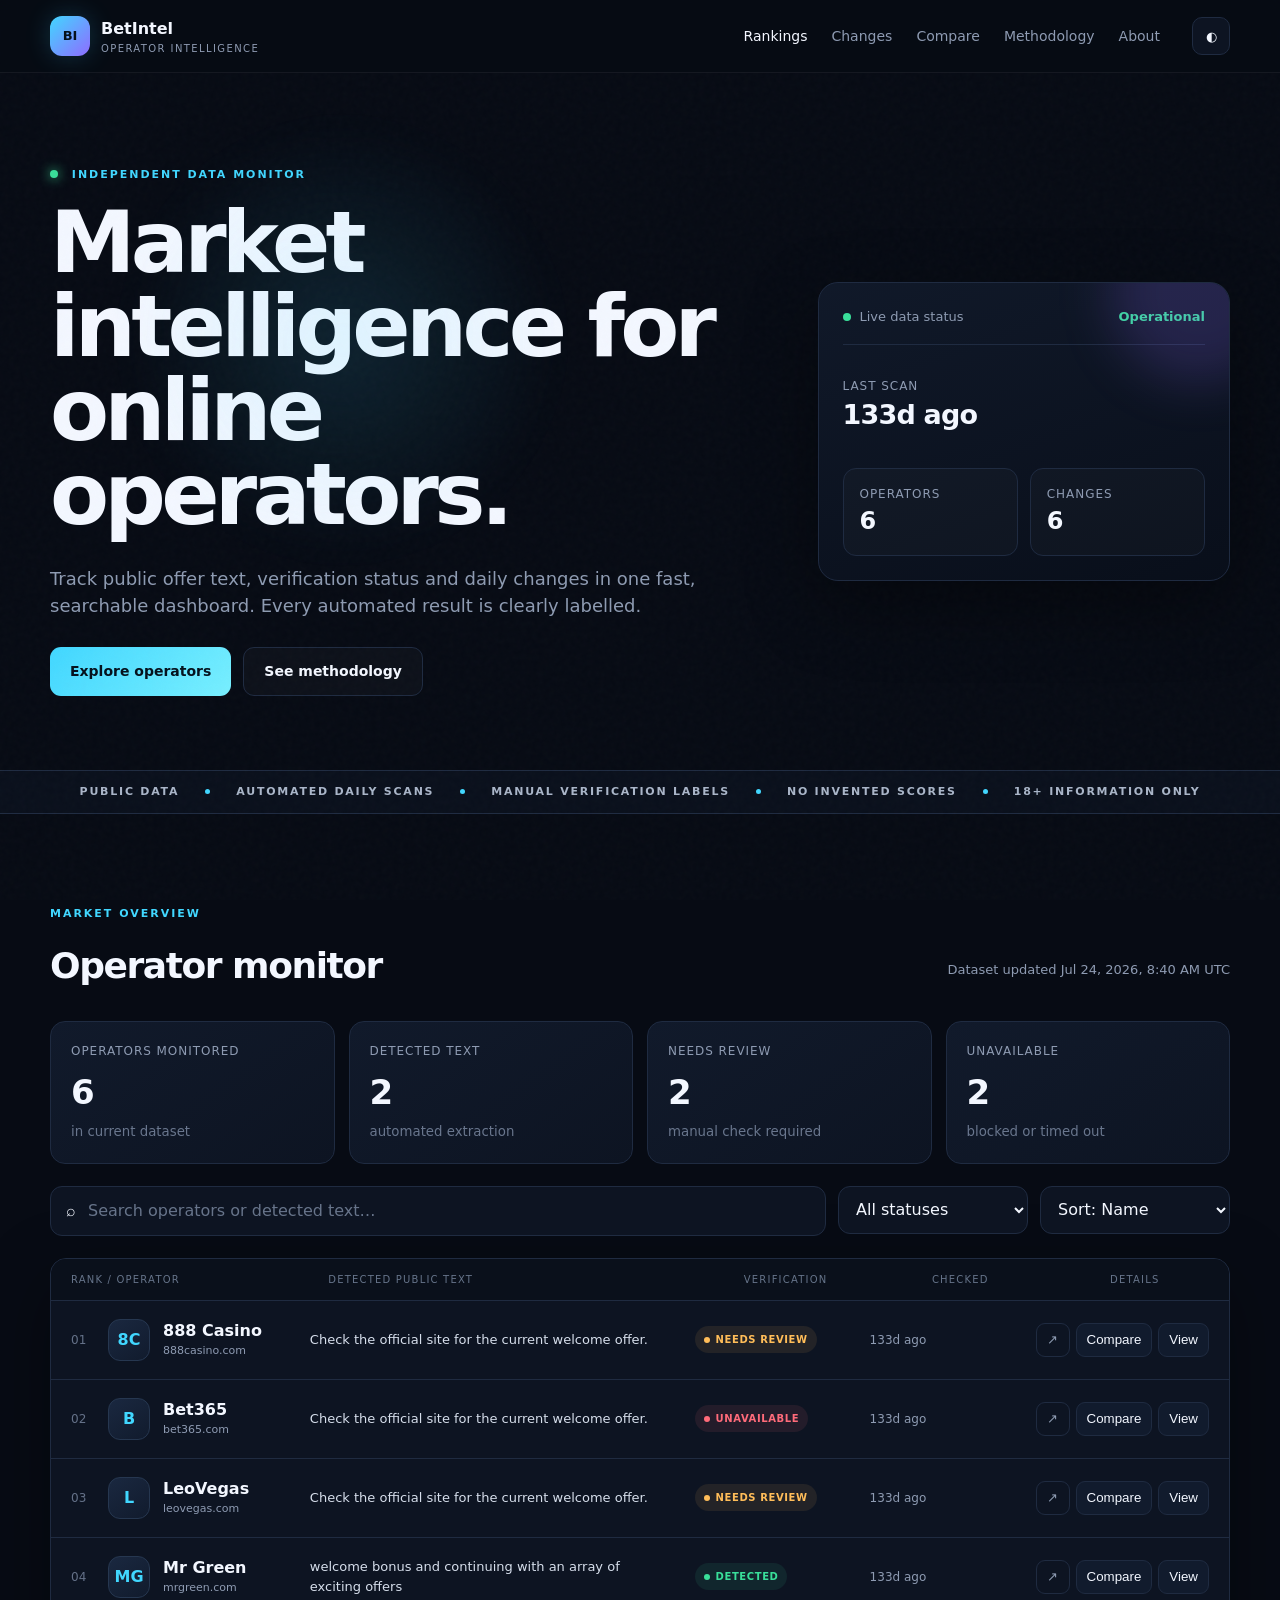
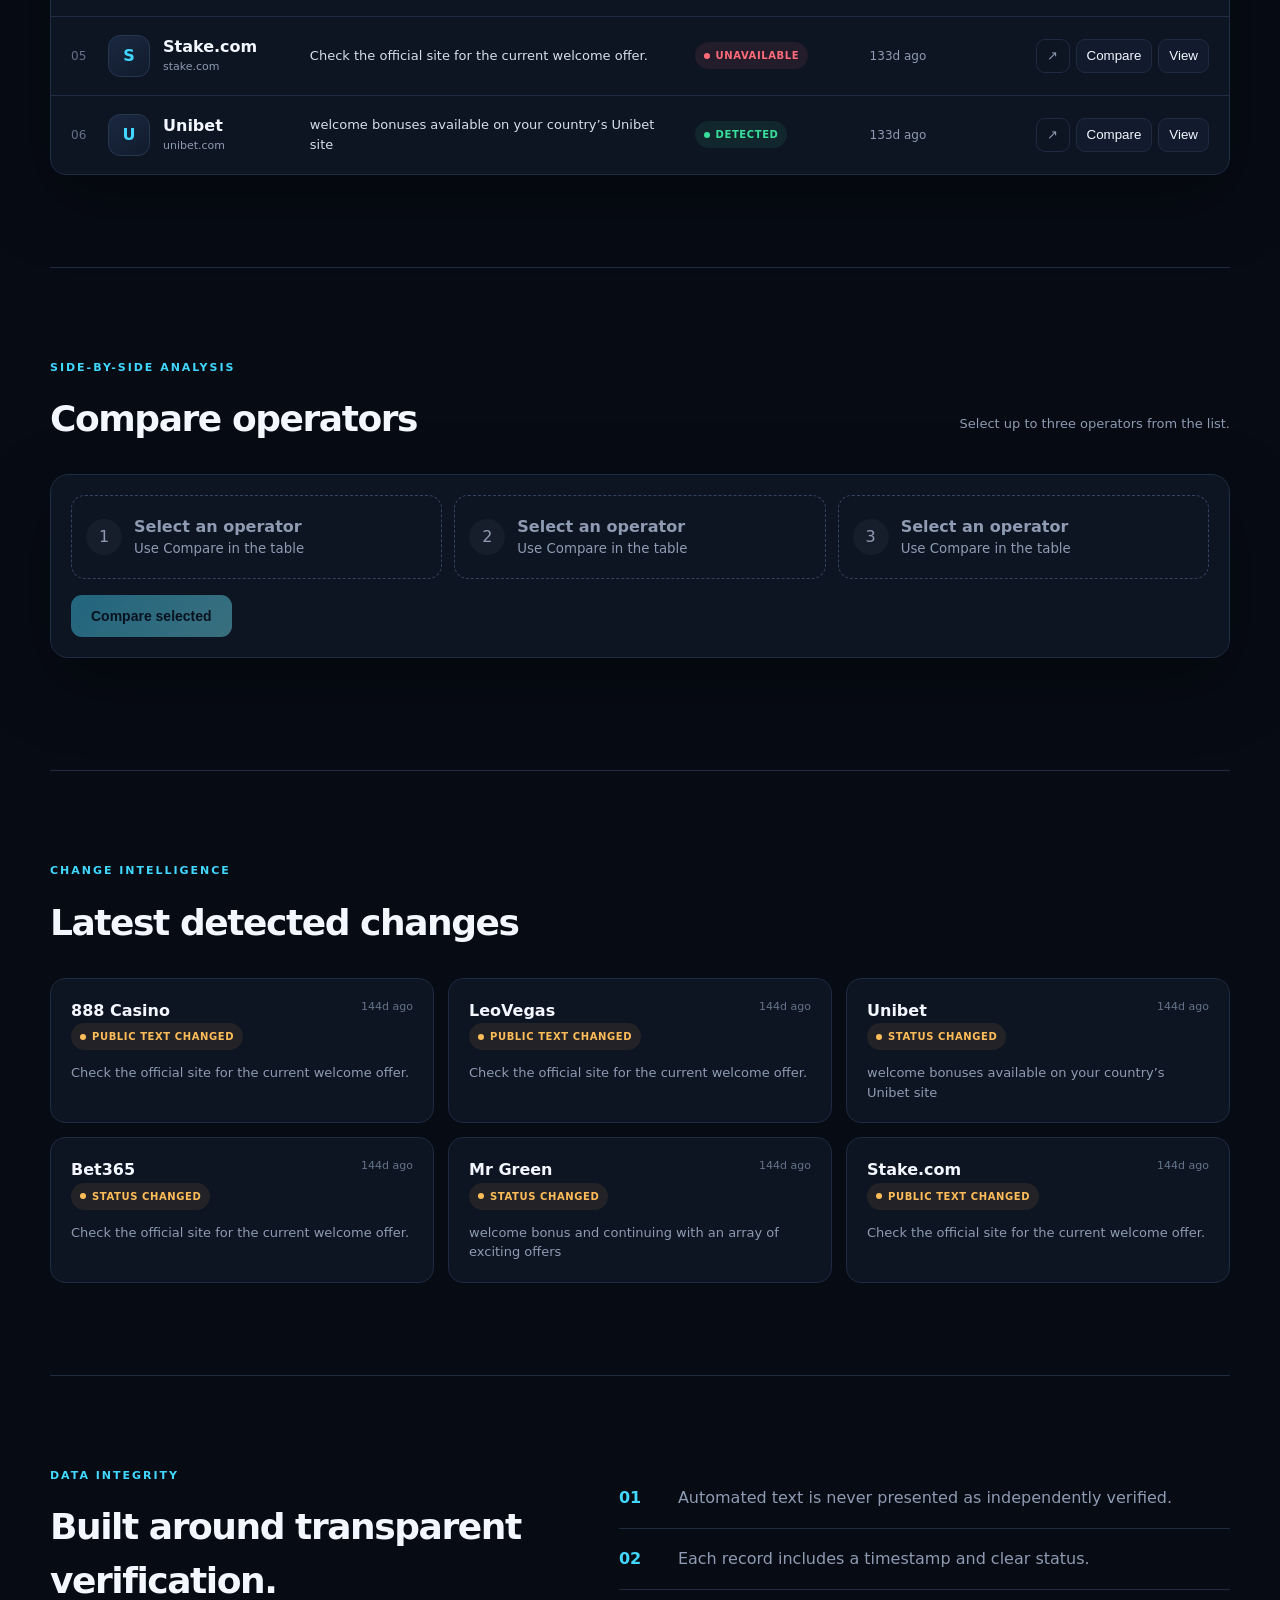
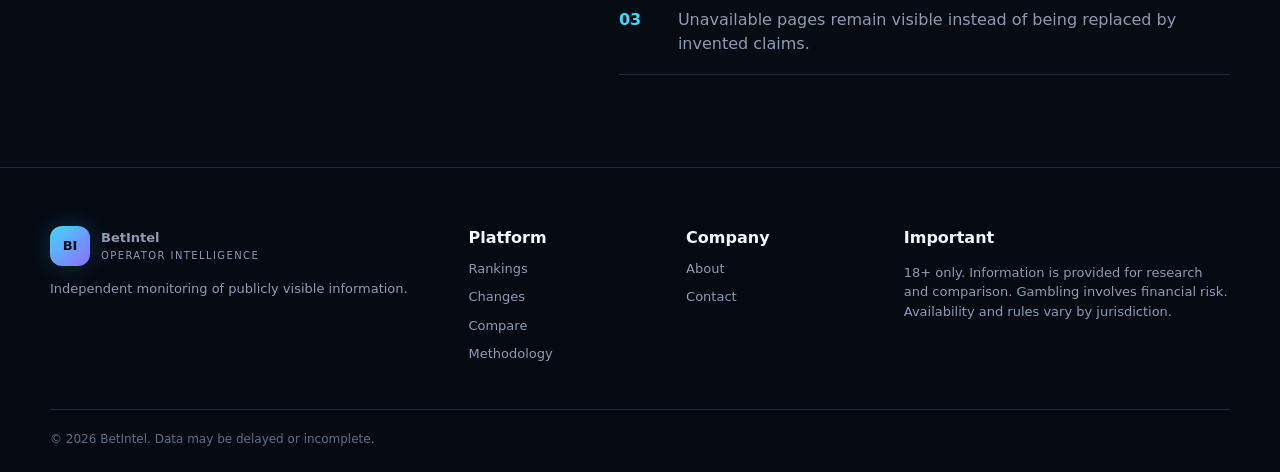
<file: index.html>
<!doctype html>
<html lang="en">
<head>
  <meta charset="utf-8">
  <meta name="viewport" content="width=device-width,initial-scale=1">
  <meta name="description" content="BetIntel is an independent data dashboard monitoring publicly visible operator information, verification status and changes.">
  <meta name="theme-color" content="#070b14">
  <title>BetIntel — Operator Intelligence</title>
  <link rel="icon" href="assets/favicon.svg" type="image/svg+xml">
  <link rel="stylesheet" href="styles.css">
  <script src="app.js" defer></script>
</head>
<body>
  <div class="noise" aria-hidden="true"></div>
  <header class="topbar">
    <a class="brand" href="#top" aria-label="BetIntel home">
      <span class="brand-mark">BI</span>
      <span><strong>BetIntel</strong><small>Operator Intelligence</small></span>
    </a>
    <nav class="topnav" aria-label="Primary navigation">
      <a class="active" href="#rankings">Rankings</a>
      <a href="#changes">Changes</a>
      <a href="#compare">Compare</a>
      <a href="methodology.html">Methodology</a>
      <a href="about.html">About</a>
    </nav>
    <button id="theme-toggle" class="icon-button" type="button" aria-label="Toggle theme">◐</button>
  </header>

  <main id="top">
    <section class="hero wrap">
      <div class="hero-copy">
        <p class="kicker"><span></span> INDEPENDENT DATA MONITOR</p>
        <h1>Market intelligence for online operators.</h1>
        <p>Track public offer text, verification status and daily changes in one fast, searchable dashboard. Every automated result is clearly labelled.</p>
        <div class="hero-actions">
          <a class="primary-button" href="#rankings">Explore operators</a>
          <a class="secondary-button" href="methodology.html">See methodology</a>
        </div>
      </div>
      <div class="hero-panel">
        <div class="pulse-row"><span class="pulse"></span><span>Live data status</span><strong id="system-status">Loading</strong></div>
        <div class="big-stat"><span>Last scan</span><strong id="hero-updated">—</strong></div>
        <div class="mini-grid">
          <div><span>Operators</span><strong id="hero-operators">0</strong></div>
          <div><span>Changes</span><strong id="hero-changes">0</strong></div>
        </div>
      </div>
    </section>

    <section class="ticker" aria-label="Platform status">
      <div class="ticker-track">
        <span>PUBLIC DATA</span><i></i><span>AUTOMATED DAILY SCANS</span><i></i><span>MANUAL VERIFICATION LABELS</span><i></i><span>NO INVENTED SCORES</span><i></i><span>18+ INFORMATION ONLY</span>
      </div>
    </section>

    <section class="wrap dashboard" id="rankings">
      <div class="section-heading">
        <div><p class="kicker">MARKET OVERVIEW</p><h2>Operator monitor</h2></div>
        <p id="last-updated" class="update-label">Loading latest dataset…</p>
      </div>

      <div class="metric-grid">
        <article class="metric"><span>Operators monitored</span><strong id="metric-total">0</strong><small>in current dataset</small></article>
        <article class="metric"><span>Detected text</span><strong id="metric-detected">0</strong><small>automated extraction</small></article>
        <article class="metric"><span>Needs review</span><strong id="metric-review">0</strong><small>manual check required</small></article>
        <article class="metric"><span>Unavailable</span><strong id="metric-unavailable">0</strong><small>blocked or timed out</small></article>
      </div>

      <div class="controls">
        <label class="search-box"><span>⌕</span><input id="search-input" type="search" placeholder="Search operators or detected text…" autocomplete="off"></label>
        <select id="status-filter" aria-label="Filter by status">
          <option value="all">All statuses</option>
          <option value="scraped">Detected</option>
          <option value="needs-review">Needs review</option>
          <option value="unavailable">Unavailable</option>
        </select>
        <select id="sort-select" aria-label="Sort operators">
          <option value="name">Sort: Name</option>
          <option value="status">Sort: Status</option>
          <option value="recent">Sort: Most recent</option>
        </select>
      </div>

      <div class="table-shell">
        <div class="table-head">
          <span>Rank / Operator</span><span>Detected public text</span><span>Verification</span><span>Checked</span><span>Details</span>
        </div>
        <div id="operator-list" class="operator-list" aria-live="polite"></div>
        <div id="empty-state" class="empty-state" hidden><strong>No matching operators</strong><span>Try a different search or filter.</span></div>
      </div>
    </section>

    <section class="wrap compare-section" id="compare">
      <div class="section-heading">
        <div><p class="kicker">SIDE-BY-SIDE ANALYSIS</p><h2>Compare operators</h2></div>
        <p class="update-label">Select up to three operators from the list.</p>
      </div>
      <div class="compare-builder">
        <div id="compare-slots" class="compare-slots"></div>
        <button id="compare-button" class="primary-button compare-action" type="button" disabled>Compare selected</button>
      </div>
      <div id="compare-result" class="compare-result" aria-live="polite"></div>
    </section>

    <section class="wrap change-section" id="changes">
      <div class="section-heading"><div><p class="kicker">CHANGE INTELLIGENCE</p><h2>Latest detected changes</h2></div></div>
      <div id="change-list" class="change-grid"></div>
    </section>

    <section class="wrap trust-strip">
      <div><p class="kicker">DATA INTEGRITY</p><h2>Built around transparent verification.</h2></div>
      <div class="trust-points">
        <p><strong>01</strong><span>Automated text is never presented as independently verified.</span></p>
        <p><strong>02</strong><span>Each record includes a timestamp and clear status.</span></p>
        <p><strong>03</strong><span>Unavailable pages remain visible instead of being replaced by invented claims.</span></p>
      </div>
    </section>
  </main>

  <footer>
    <div class="wrap footer-grid">
      <div><a class="brand footer-brand" href="#top"><span class="brand-mark">BI</span><span><strong>BetIntel</strong><small>Operator Intelligence</small></span></a><p>Independent monitoring of publicly visible information.</p></div>
      <div><strong>Platform</strong><a href="#rankings">Rankings</a><a href="#changes">Changes</a>
      <a href="#compare">Compare</a><a href="methodology.html">Methodology</a></div>
      <div><strong>Company</strong><a href="about.html">About</a><a href="contact.html">Contact</a></div>
      <div class="legal"><strong>Important</strong><p>18+ only. Information is provided for research and comparison. Gambling involves financial risk. Availability and rules vary by jurisdiction.</p></div>
    </div>
    <div class="wrap copyright">© <span id="year"></span> BetIntel. Data may be delayed or incomplete.</div>
  </footer>

  <dialog id="history-dialog">
    <button id="history-close" class="dialog-close" aria-label="Close">×</button>
    <div id="history-content"></div>
  </dialog>

  <dialog id="detail-dialog">
    <button id="dialog-close" class="dialog-close" aria-label="Close">×</button>
    <div id="dialog-content"></div>
  </dialog>
</body>
</html>
</file>
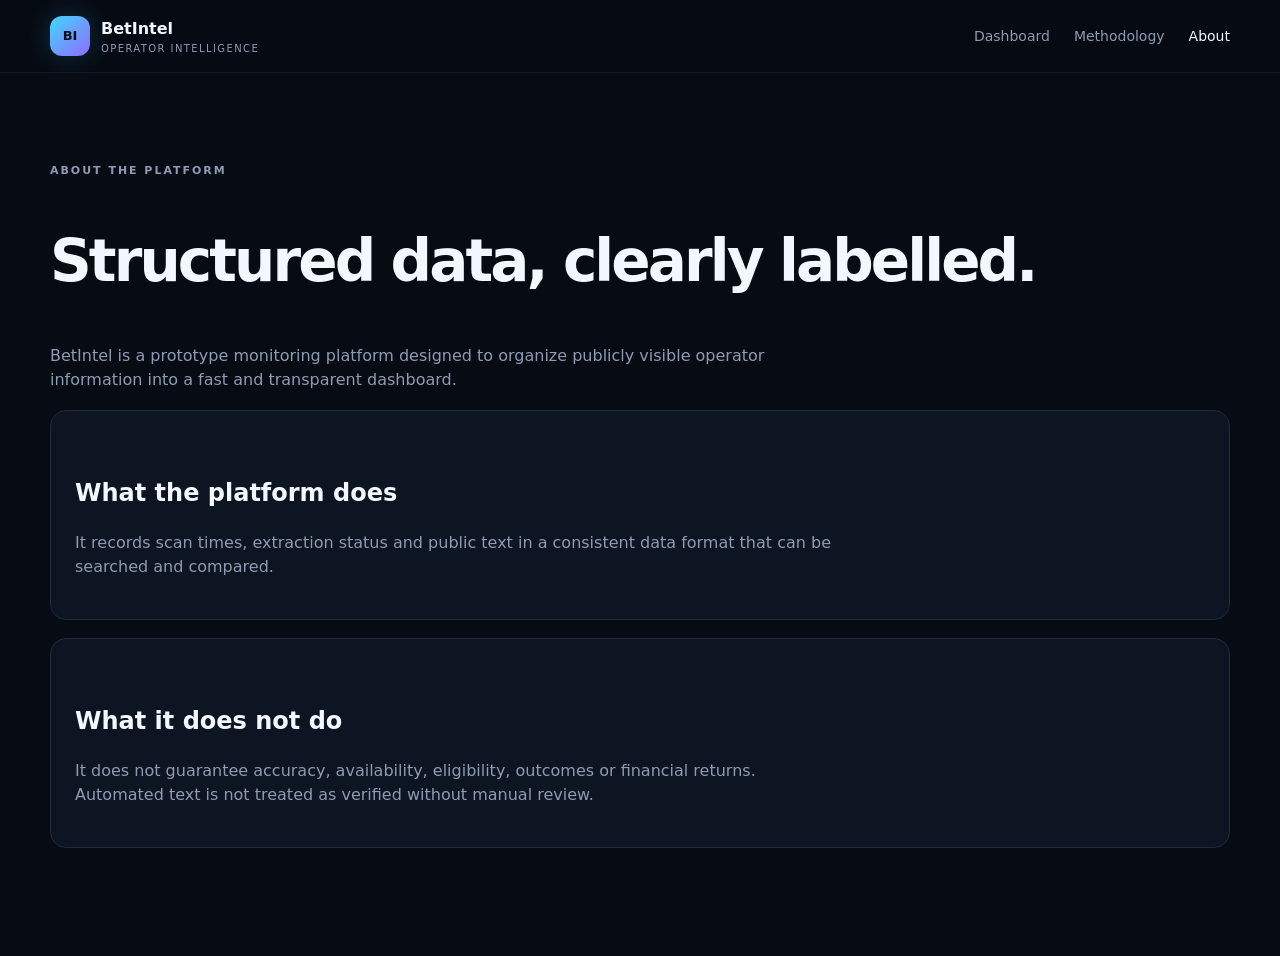
<file: about.html>
<!doctype html><html lang="en"><head><meta charset="utf-8"><meta name="viewport" content="width=device-width,initial-scale=1"><title>About — BetIntel</title><link rel="icon" href="assets/favicon.svg"><link rel="stylesheet" href="styles.css"></head><body><header class="topbar"><a class="brand" href="index.html"><span class="brand-mark">BI</span><span><strong>BetIntel</strong><small>Operator Intelligence</small></span></a><nav class="topnav"><a href="index.html">Dashboard</a><a href="methodology.html">Methodology</a><a class="active" href="about.html">About</a></nav></header><main class="wrap static-page"><p class="kicker">ABOUT THE PLATFORM</p><h1>Structured data, clearly labelled.</h1><p>BetIntel is a prototype monitoring platform designed to organize publicly visible operator information into a fast and transparent dashboard.</p><div class="static-card"><h2>What the platform does</h2><p>It records scan times, extraction status and public text in a consistent data format that can be searched and compared.</p></div><div class="static-card"><h2>What it does not do</h2><p>It does not guarantee accuracy, availability, eligibility, outcomes or financial returns. Automated text is not treated as verified without manual review.</p></div></main></body></html>
</file>
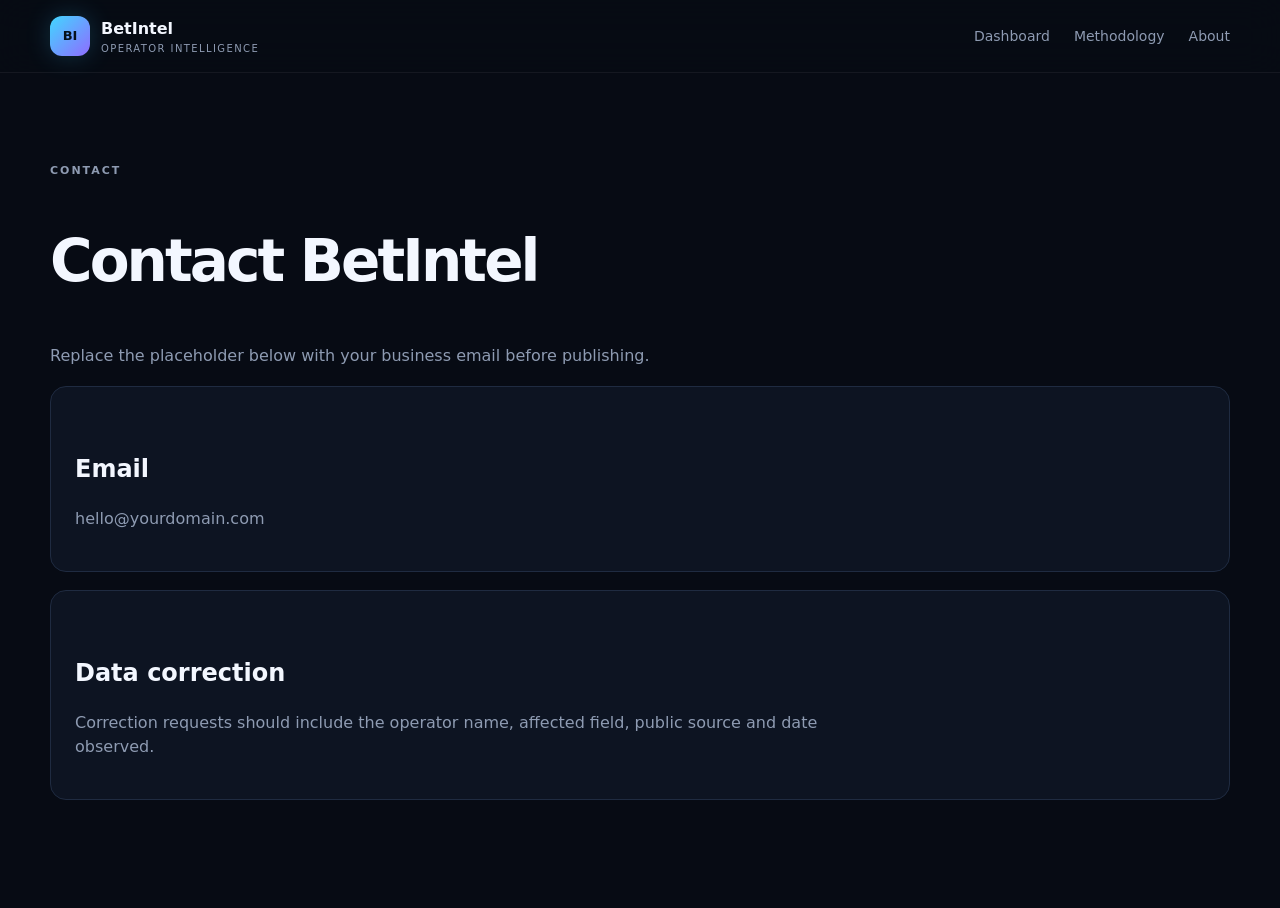
<file: contact.html>
<!doctype html><html lang="en"><head><meta charset="utf-8"><meta name="viewport" content="width=device-width,initial-scale=1"><title>Contact — BetIntel</title><link rel="icon" href="assets/favicon.svg"><link rel="stylesheet" href="styles.css"></head><body><header class="topbar"><a class="brand" href="index.html"><span class="brand-mark">BI</span><span><strong>BetIntel</strong><small>Operator Intelligence</small></span></a><nav class="topnav"><a href="index.html">Dashboard</a><a href="methodology.html">Methodology</a><a href="about.html">About</a></nav></header><main class="wrap static-page"><p class="kicker">CONTACT</p><h1>Contact BetIntel</h1><p>Replace the placeholder below with your business email before publishing.</p><div class="static-card"><h2>Email</h2><p>hello@yourdomain.com</p></div><div class="static-card"><h2>Data correction</h2><p>Correction requests should include the operator name, affected field, public source and date observed.</p></div></main></body></html>
</file>
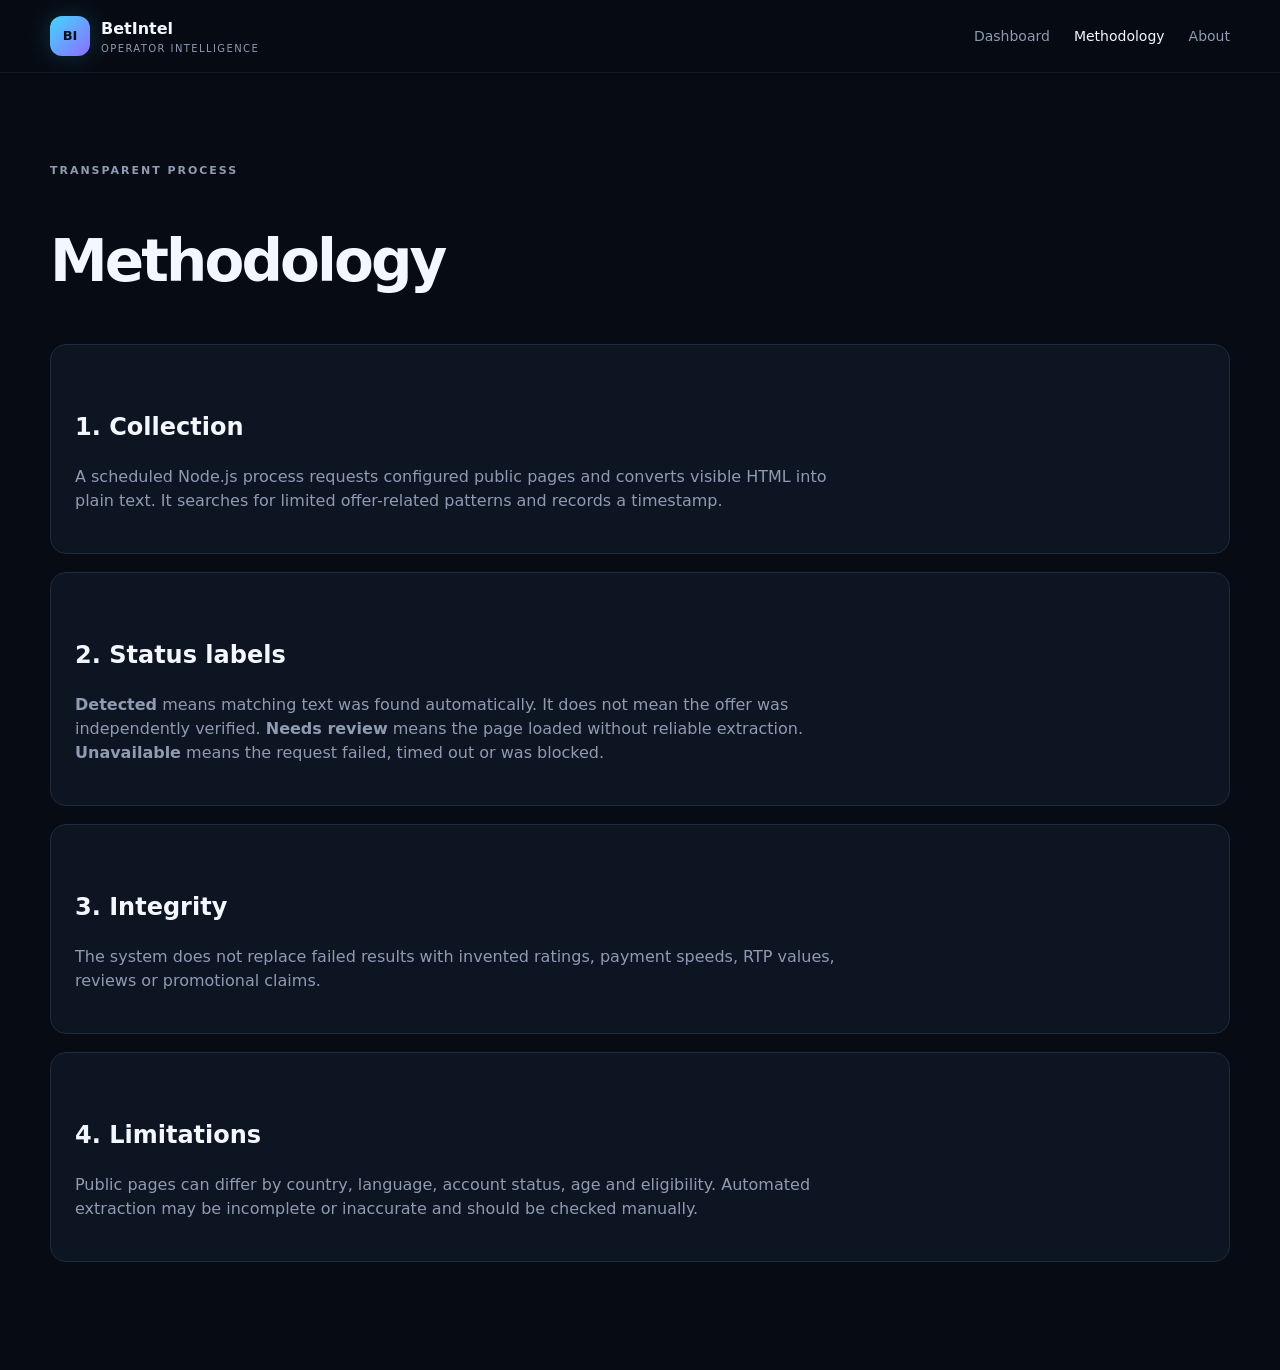
<file: methodology.html>
<!doctype html><html lang="en"><head><meta charset="utf-8"><meta name="viewport" content="width=device-width,initial-scale=1"><title>Methodology — BetIntel</title><link rel="icon" href="assets/favicon.svg"><link rel="stylesheet" href="styles.css"></head><body><header class="topbar"><a class="brand" href="index.html"><span class="brand-mark">BI</span><span><strong>BetIntel</strong><small>Operator Intelligence</small></span></a><nav class="topnav"><a href="index.html">Dashboard</a><a class="active" href="methodology.html">Methodology</a><a href="about.html">About</a></nav></header><main class="wrap static-page"><p class="kicker">TRANSPARENT PROCESS</p><h1>Methodology</h1><div class="static-card"><h2>1. Collection</h2><p>A scheduled Node.js process requests configured public pages and converts visible HTML into plain text. It searches for limited offer-related patterns and records a timestamp.</p></div><div class="static-card"><h2>2. Status labels</h2><p><strong>Detected</strong> means matching text was found automatically. It does not mean the offer was independently verified. <strong>Needs review</strong> means the page loaded without reliable extraction. <strong>Unavailable</strong> means the request failed, timed out or was blocked.</p></div><div class="static-card"><h2>3. Integrity</h2><p>The system does not replace failed results with invented ratings, payment speeds, RTP values, reviews or promotional claims.</p></div><div class="static-card"><h2>4. Limitations</h2><p>Public pages can differ by country, language, account status, age and eligibility. Automated extraction may be incomplete or inaccurate and should be checked manually.</p></div></main></body></html>
</file>
<file: styles.css>
:root{--bg:#070b14;--panel:#0d1422;--panel2:#111a2b;--line:#1f2b41;--text:#f3f7ff;--muted:#8e9bb2;--blue:#41d7ff;--violet:#8f6cff;--green:#39df9a;--amber:#ffbd59;--red:#ff6b7a;--shadow:0 24px 70px rgba(0,0,0,.35)}
*{box-sizing:border-box}html{scroll-behavior:smooth}body{margin:0;background:var(--bg);color:var(--text);font-family:Inter,ui-sans-serif,system-ui,-apple-system,BlinkMacSystemFont,"Segoe UI",sans-serif;line-height:1.5}.noise{position:fixed;inset:0;pointer-events:none;opacity:.035;background-image:url("data:image/svg+xml,%3Csvg viewBox='0 0 180 180' xmlns='http://www.w3.org/2000/svg'%3E%3Cfilter id='n'%3E%3CfeTurbulence type='fractalNoise' baseFrequency='.9' numOctaves='4' stitchTiles='stitch'/%3E%3C/filter%3E%3Crect width='100%25' height='100%25' filter='url(%23n)' opacity='.65'/%3E%3C/svg%3E")}.wrap{width:min(1180px,calc(100% - 40px));margin-inline:auto}.topbar{position:sticky;top:0;z-index:20;display:flex;align-items:center;gap:32px;padding:16px max(20px,calc((100% - 1180px)/2));background:rgba(7,11,20,.82);backdrop-filter:blur(18px);border-bottom:1px solid rgba(255,255,255,.06)}.brand{display:flex;align-items:center;gap:11px;color:var(--text);text-decoration:none;min-width:max-content}.brand-mark{display:grid;place-items:center;width:40px;height:40px;border-radius:12px;background:linear-gradient(135deg,var(--blue),var(--violet));color:#06101b;font-size:13px;font-weight:900;box-shadow:0 0 26px rgba(65,215,255,.2)}.brand strong,.brand small{display:block}.brand small{font-size:10px;letter-spacing:.14em;text-transform:uppercase;color:var(--muted)}.topnav{display:flex;gap:24px;margin-left:auto}.topnav a{color:var(--muted);text-decoration:none;font-size:14px}.topnav a:hover,.topnav a.active{color:var(--text)}.icon-button{border:1px solid var(--line);color:var(--text);background:var(--panel);width:38px;height:38px;border-radius:10px;cursor:pointer}.hero{min-height:610px;display:grid;grid-template-columns:1.25fr .75fr;gap:80px;align-items:center;padding-block:94px 74px}.hero:before{content:"";position:absolute;left:8%;top:100px;width:480px;height:480px;border-radius:50%;background:radial-gradient(circle,rgba(65,215,255,.12),transparent 65%);filter:blur(16px);pointer-events:none}.kicker{font-size:11px;letter-spacing:.18em;font-weight:800;color:var(--blue);margin:0 0 16px}.kicker span{display:inline-block;width:8px;height:8px;border-radius:50%;background:var(--green);box-shadow:0 0 12px var(--green);margin-right:8px}.hero h1{font-size:clamp(48px,7vw,86px);line-height:.98;letter-spacing:-.055em;margin:0;max-width:850px}.hero-copy>p:not(.kicker){font-size:18px;color:var(--muted);max-width:680px;margin:28px 0}.hero-actions{display:flex;gap:12px}.primary-button,.secondary-button{display:inline-flex;align-items:center;justify-content:center;padding:13px 20px;border-radius:11px;text-decoration:none;font-weight:750;font-size:14px}.primary-button{background:linear-gradient(135deg,var(--blue),#78efff);color:#04111d}.secondary-button{border:1px solid var(--line);color:var(--text);background:rgba(255,255,255,.025)}.hero-panel{position:relative;padding:24px;border:1px solid var(--line);border-radius:20px;background:linear-gradient(160deg,rgba(17,26,43,.96),rgba(9,15,27,.96));box-shadow:var(--shadow);overflow:hidden}.hero-panel:after{content:"";position:absolute;width:180px;height:180px;border-radius:50%;right:-60px;top:-80px;background:rgba(143,108,255,.18);filter:blur(25px)}.pulse-row{display:flex;align-items:center;gap:9px;color:var(--muted);font-size:13px;border-bottom:1px solid var(--line);padding-bottom:18px}.pulse-row strong{margin-left:auto;color:var(--green)}.pulse{width:8px;height:8px;border-radius:50%;background:var(--green);box-shadow:0 0 0 0 rgba(57,223,154,.5);animation:pulse 2s infinite}@keyframes pulse{70%{box-shadow:0 0 0 9px rgba(57,223,154,0)}}.big-stat{padding:32px 0}.big-stat span,.mini-grid span,.metric span{display:block;color:var(--muted);font-size:12px;text-transform:uppercase;letter-spacing:.08em}.big-stat strong{font-size:27px;letter-spacing:-.03em}.mini-grid{display:grid;grid-template-columns:1fr 1fr;gap:12px}.mini-grid div{padding:16px;border:1px solid var(--line);border-radius:13px;background:rgba(255,255,255,.02)}.mini-grid strong{font-size:24px}.ticker{border-block:1px solid var(--line);overflow:hidden;background:#0a101c}.ticker-track{display:flex;align-items:center;justify-content:center;gap:26px;min-width:max-content;padding:13px 24px;color:#aab6c9;font-size:11px;font-weight:800;letter-spacing:.16em}.ticker i{width:5px;height:5px;border-radius:50%;background:var(--blue)}.dashboard,.change-section,.trust-strip{padding-block:92px}.section-heading{display:flex;align-items:end;justify-content:space-between;gap:24px;margin-bottom:28px}.section-heading h2,.trust-strip h2{font-size:36px;letter-spacing:-.04em;margin:0}.update-label{color:var(--muted);font-size:13px}.metric-grid{display:grid;grid-template-columns:repeat(4,1fr);gap:14px;margin-bottom:20px}.metric{padding:20px;border:1px solid var(--line);border-radius:15px;background:linear-gradient(145deg,var(--panel2),var(--panel))}.metric strong{display:block;font-size:34px;margin:7px 0 1px}.metric small{color:#69768d}.controls{display:grid;grid-template-columns:1fr 190px 190px;gap:12px;margin:22px 0}.search-box{display:flex;align-items:center;gap:10px;padding:0 15px;border:1px solid var(--line);border-radius:12px;background:var(--panel)}.search-box input,select{width:100%;height:48px;border:0;outline:0;background:transparent;color:var(--text);font:inherit}.search-box input::placeholder{color:#67748a}select{padding:0 13px;border:1px solid var(--line);border-radius:12px;background:var(--panel)}select option{background:var(--panel)}.table-shell{border:1px solid var(--line);border-radius:16px;overflow:hidden;background:var(--panel);box-shadow:var(--shadow)}.table-head,.operator-row{display:grid;grid-template-columns:1.2fr 2fr .85fr .8fr .5fr;gap:20px;align-items:center}.table-head{padding:13px 20px;background:#0a101b;color:#66748a;font-size:10px;text-transform:uppercase;letter-spacing:.12em}.operator-row{padding:18px 20px;border-top:1px solid var(--line);transition:.18s}.operator-row:hover{background:rgba(65,215,255,.025)}.operator-name{display:flex;align-items:center;gap:13px}.rank{color:#647188;font-size:12px;width:24px}.avatar{display:grid;place-items:center;width:42px;height:42px;border-radius:12px;background:linear-gradient(145deg,#1a2840,#111b2d);border:1px solid #263750;font-weight:850;color:var(--blue)}.operator-name strong,.operator-name small{display:block}.operator-name small{color:var(--muted);font-size:11px}.offer-text{color:#d6deeb;font-size:13px}.badge{display:inline-flex;align-items:center;gap:6px;width:max-content;padding:6px 9px;border-radius:99px;font-size:10px;font-weight:850;text-transform:uppercase;letter-spacing:.06em}.badge:before{content:"";width:6px;height:6px;border-radius:50%;background:currentColor}.badge.scraped{color:var(--green);background:rgba(57,223,154,.09)}.badge.needs-review{color:var(--amber);background:rgba(255,189,89,.09)}.badge.unavailable{color:var(--red);background:rgba(255,107,122,.09)}.checked{font-size:12px;color:var(--muted)}.detail-button{border:1px solid var(--line);background:#111b2d;color:var(--text);padding:8px 10px;border-radius:9px;cursor:pointer}.empty-state{padding:50px;text-align:center}.empty-state strong,.empty-state span{display:block}.empty-state span{color:var(--muted)}.change-section{border-top:1px solid var(--line)}.change-grid{display:grid;grid-template-columns:repeat(3,1fr);gap:14px}.change-card{padding:20px;border:1px solid var(--line);border-radius:15px;background:var(--panel)}.change-card .change-top{display:flex;justify-content:space-between;gap:20px}.change-card p{color:var(--muted);font-size:13px;margin-bottom:0}.change-card time{color:#65738a;font-size:11px}.trust-strip{display:grid;grid-template-columns:1fr 1.25fr;gap:80px;border-top:1px solid var(--line)}.trust-points p{display:grid;grid-template-columns:44px 1fr;gap:15px;margin:0;padding:18px 0;border-bottom:1px solid var(--line)}.trust-points strong{color:var(--blue)}.trust-points span{color:var(--muted)}footer{border-top:1px solid var(--line);background:#050912;padding:58px 0 24px}.footer-grid{display:grid;grid-template-columns:1.5fr .7fr .7fr 1.3fr;gap:42px}.footer-grid>div>a:not(.brand),.footer-grid>div>strong{display:block;margin-bottom:9px}.footer-grid a{color:var(--muted);text-decoration:none;font-size:13px}.footer-grid p{color:var(--muted);font-size:13px}.copyright{border-top:1px solid var(--line);margin-top:36px;padding-top:20px;color:#5f6d83;font-size:12px}dialog{width:min(620px,calc(100% - 28px));border:1px solid var(--line);border-radius:18px;background:var(--panel);color:var(--text);padding:28px;box-shadow:0 30px 100px #000}dialog::backdrop{background:rgba(2,5,10,.76);backdrop-filter:blur(7px)}.dialog-close{float:right;border:0;background:transparent;color:var(--muted);font-size:28px;cursor:pointer}.dialog-grid{display:grid;grid-template-columns:1fr 1fr;gap:12px;margin-top:20px}.dialog-field{padding:14px;border:1px solid var(--line);border-radius:12px}.dialog-field span,.dialog-field strong{display:block}.dialog-field span{font-size:10px;text-transform:uppercase;color:var(--muted);letter-spacing:.08em}.dialog-offer{padding:18px;border-radius:13px;background:#09111f;border:1px solid var(--line);margin-top:18px;color:#dce5f4}.static-page{padding:90px 0;min-height:70vh}.static-page h1{font-size:58px;letter-spacing:-.05em}.static-page h2{margin-top:40px}.static-page p,.static-page li{color:var(--muted);max-width:760px}.static-card{padding:24px;border:1px solid var(--line);border-radius:16px;background:var(--panel);margin:18px 0}
body.light{--bg:#f4f7fb;--panel:#fff;--panel2:#f9fbfe;--line:#dce3ed;--text:#101827;--muted:#647087;--shadow:0 24px 70px rgba(40,55,80,.12)}body.light .topbar{background:rgba(244,247,251,.84)}body.light footer{background:#eef2f8}body.light .table-head,body.light .ticker{background:#eef3f9}body.light .offer-text{color:#29364a}
@media(max-width:900px){.topnav{display:none}.hero{grid-template-columns:1fr;gap:40px;min-height:auto;padding-top:70px}.hero-panel{max-width:600px}.metric-grid{grid-template-columns:1fr 1fr}.table-head{display:none}.operator-row{grid-template-columns:1fr auto}.operator-row>:nth-child(2){grid-column:1/-1}.operator-row>:nth-child(4){display:none}.operator-row>:nth-child(3){grid-column:1}.operator-row>:nth-child(5){grid-column:2;grid-row:1}.change-grid{grid-template-columns:1fr 1fr}.trust-strip{grid-template-columns:1fr;gap:30px}.footer-grid{grid-template-columns:1fr 1fr}}
@media(max-width:620px){.wrap{width:min(100% - 24px,1180px)}.topbar{padding:12px}.brand small{display:none}.hero{padding-block:58px}.hero h1{font-size:48px}.hero-actions{flex-direction:column;align-items:stretch}.metric-grid,.change-grid,.footer-grid,.dialog-grid{grid-template-columns:1fr}.controls{grid-template-columns:1fr}.section-heading{align-items:start;flex-direction:column}.operator-row{padding:15px}.offer-text{font-size:12px}.ticker-track{justify-content:flex-start}.static-page h1{font-size:43px}}
/* V2.1 — compare and history */
.compare-section{padding-block:92px;border-top:1px solid var(--line)}.compare-builder{padding:20px;border:1px solid var(--line);border-radius:18px;background:var(--panel);box-shadow:var(--shadow)}.compare-slots{display:grid;grid-template-columns:repeat(3,1fr);gap:12px}.compare-slot{min-height:84px;display:flex;align-items:center;gap:12px;padding:14px;border:1px dashed #33445f;border-radius:14px;color:var(--muted)}.compare-slot>span:not(.avatar){display:grid;place-items:center;width:36px;height:36px;border-radius:50%;background:rgba(255,255,255,.04)}.compare-slot strong,.compare-slot small{display:block}.compare-slot small{color:var(--muted)}.compare-slot.filled{border-style:solid;background:rgba(65,215,255,.025)}.compare-slot button{margin-left:auto;border:0;background:transparent;color:var(--muted);font-size:22px;cursor:pointer}.compare-action{border:0;margin-top:16px;cursor:pointer}.compare-action:disabled{opacity:.42;cursor:not-allowed}.compare-result{margin-top:20px}.comparison-table{border:1px solid var(--line);border-radius:16px;overflow:hidden;background:var(--panel)}.comparison-row{display:grid;grid-template-columns:180px repeat(3,minmax(0,1fr));border-top:1px solid var(--line)}.comparison-row:first-child{border-top:0}.comparison-row>*{padding:15px;border-left:1px solid var(--line);font-size:13px;overflow-wrap:anywhere}.comparison-row>*:first-child{border-left:0;color:var(--muted)}.comparison-head{background:#0a101b}.comparison-note,.dialog-note{color:var(--muted);font-size:12px}.row-actions{display:flex;justify-content:flex-end;gap:6px}.icon-detail{width:34px;height:34px;border:1px solid var(--line);border-radius:9px;background:transparent;color:var(--muted);cursor:pointer}.select-button.selected{color:var(--green);border-color:rgba(57,223,154,.45);background:rgba(57,223,154,.08)}.history-timeline{margin-top:24px}.history-timeline article{position:relative;display:grid;grid-template-columns:20px 1fr;gap:12px;padding-bottom:24px}.history-timeline article:not(:last-child):before{content:"";position:absolute;left:6px;top:15px;bottom:0;width:1px;background:var(--line)}.timeline-dot{position:relative;z-index:1;width:13px;height:13px;margin-top:5px;border-radius:50%;background:var(--blue);box-shadow:0 0 0 5px rgba(65,215,255,.1)}.timeline-meta{display:flex;justify-content:space-between;gap:16px}.timeline-meta time{color:var(--muted);font-size:11px}.history-timeline p{color:#d6deeb;margin:8px 0 10px}.dialog-actions{margin-top:16px}.dialog-actions button{cursor:pointer}
body.light .comparison-head{background:#eef3f9}body.light .history-timeline p{color:#29364a}
@media(max-width:900px){.compare-slots{grid-template-columns:1fr}.comparison-row{grid-template-columns:130px repeat(3,minmax(180px,1fr))}.comparison-table{overflow-x:auto}.operator-row{grid-template-columns:1fr auto}.operator-row .row-actions{grid-column:2;grid-row:1/4;flex-direction:column}.operator-row>:nth-child(5){grid-column:auto;grid-row:auto}}
@media(max-width:620px){.comparison-row{grid-template-columns:110px repeat(3,minmax(170px,1fr))}.row-actions .detail-button{font-size:11px;padding:7px 8px}}
</file>
